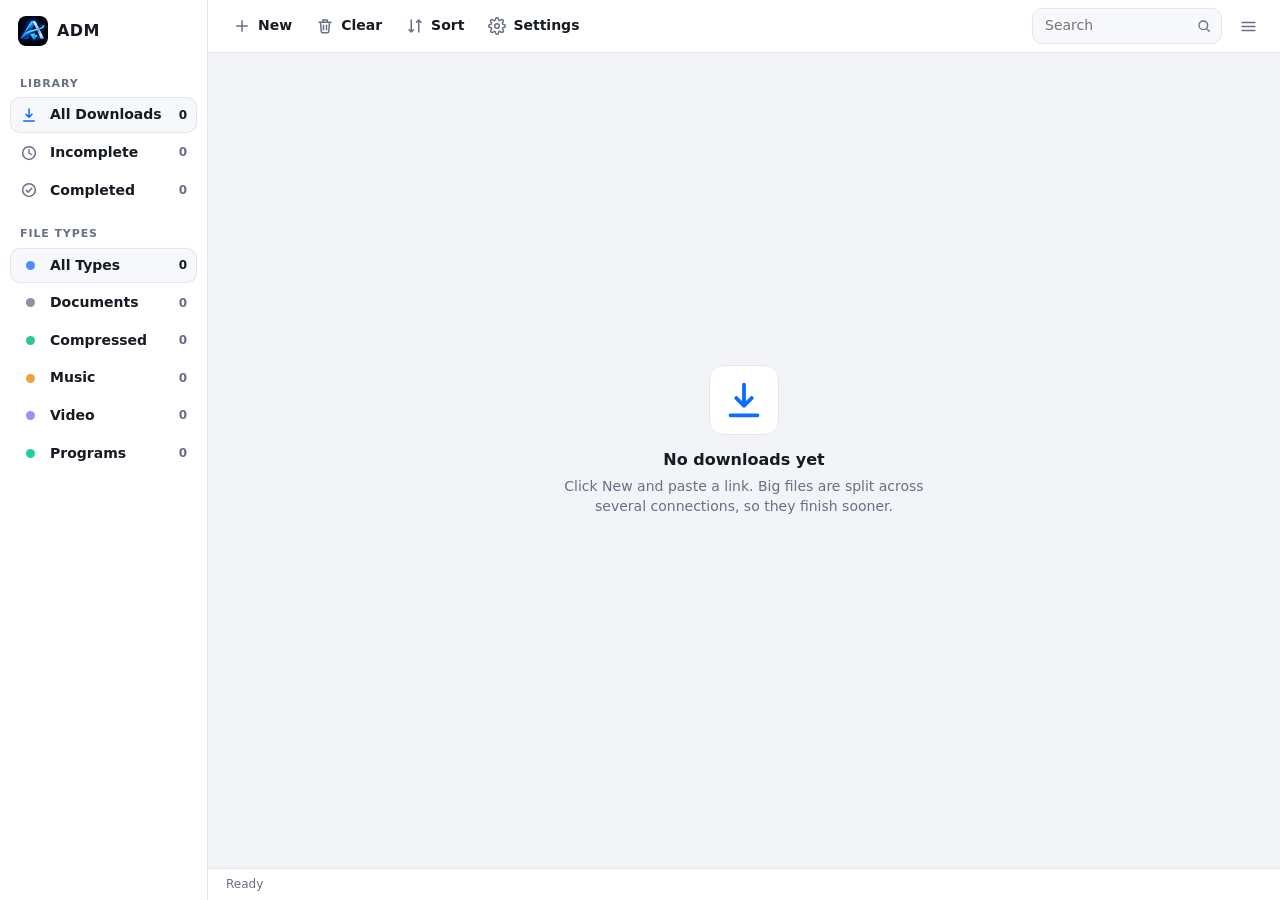
<file: ui/index.html>
<!doctype html>
<html lang="en">
<head>
<meta charset="utf-8">
<meta name="viewport" content="width=device-width, initial-scale=1">
<title>ADM</title>
<link rel="stylesheet" href="style.css">
</head>
<body>
<div class="app">
<aside class="side" aria-label="Downloads">
  <div class="brand"><img src="logo.png" width="30" height="30" alt=""><span>ADM</span></div>
  <nav id="lib" aria-label="Library">
    <h3>Library</h3>
    <button data-lib="all" class="on"><svg viewBox="0 0 24 24" aria-hidden="true"><path d="M12 4v11m0 0-4-4m4 4 4-4M5 20h14"/></svg><span>All Downloads</span><b>0</b></button>
    <button data-lib="incomplete"><svg viewBox="0 0 24 24" aria-hidden="true"><circle cx="12" cy="12" r="8.5"/><path d="M12 7.5V12l3 2"/></svg><span>Incomplete</span><b>0</b></button>
    <button data-lib="completed"><svg viewBox="0 0 24 24" aria-hidden="true"><circle cx="12" cy="12" r="8.5"/><path d="m8.5 12.3 2.5 2.5 4.5-5"/></svg><span>Completed</span><b>0</b></button>
  </nav>
  <nav id="types" aria-label="File types">
    <h3>File types</h3>
    <button data-type="all" class="on"><i class="dot" style="--c:#4c8dff"></i><span>All Types</span><b>0</b></button>
    <button data-type="doc"><i class="dot" style="--c:#8b93a7"></i><span>Documents</span><b>0</b></button>
    <button data-type="archive"><i class="dot" style="--c:#2fc78b"></i><span>Compressed</span><b>0</b></button>
    <button data-type="audio"><i class="dot" style="--c:#f2a03d"></i><span>Music</span><b>0</b></button>
    <button data-type="video"><i class="dot" style="--c:#a78bfa"></i><span>Video</span><b>0</b></button>
    <button data-type="app"><i class="dot" style="--c:#1fd1a0"></i><span>Programs</span><b>0</b></button>
    <button data-type="other" hidden><i class="dot" style="--c:#6b7388"></i><span>Other</span><b>0</b></button>
  </nav>
</aside>

<section class="content">
  <div class="toolbar" role="toolbar" aria-label="Actions">
    <button id="tb-new" class="tb" title="Add a link (Ctrl+N)"><svg viewBox="0 0 24 24" aria-hidden="true"><path d="M12 5v14M5 12h14"/></svg><span>New</span></button>
    <button id="tb-clear" class="tb" title="Remove finished downloads from the list (the files stay)"><svg viewBox="0 0 24 24" aria-hidden="true"><path d="M4 7h16M10 11v6M14 11v6M6 7l1 12a2 2 0 0 0 2 2h6a2 2 0 0 0 2-2l1-12M9 7V4h6v3"/></svg><span>Clear</span></button>
    <div class="menu-wrap">
      <button id="tb-sort" class="tb" aria-haspopup="menu" aria-expanded="false" title="Sort the list"><svg viewBox="0 0 24 24" aria-hidden="true"><path d="M7 4v16m0 0-3-3m3 3 3-3M17 20V4m0 0-3 3m3-3 3 3"/></svg><span>Sort</span></button>
      <div class="menu" id="sort-menu" role="menu" hidden></div>
    </div>
    <button id="open-settings" class="tb" title="Settings"><svg viewBox="0 0 24 24" aria-hidden="true"><circle cx="12" cy="12" r="3"/><path d="M19.4 15a1.7 1.7 0 0 0 .3 1.8l.1.1a2 2 0 1 1-2.8 2.8l-.1-.1a1.7 1.7 0 0 0-1.8-.3 1.7 1.7 0 0 0-1 1.5V21a2 2 0 1 1-4 0v-.1a1.7 1.7 0 0 0-1.1-1.5 1.7 1.7 0 0 0-1.8.3l-.1.1a2 2 0 1 1-2.8-2.8l.1-.1a1.7 1.7 0 0 0 .3-1.8 1.7 1.7 0 0 0-1.5-1H3a2 2 0 1 1 0-4h.1a1.7 1.7 0 0 0 1.5-1.1 1.7 1.7 0 0 0-.3-1.8l-.1-.1a2 2 0 1 1 2.8-2.8l.1.1a1.7 1.7 0 0 0 1.8.3H9a1.7 1.7 0 0 0 1-1.5V3a2 2 0 1 1 4 0v.1a1.7 1.7 0 0 0 1 1.5 1.7 1.7 0 0 0 1.8-.3l.1-.1a2 2 0 1 1 2.8 2.8l-.1.1a1.7 1.7 0 0 0-.3 1.8V9a1.7 1.7 0 0 0 1.5 1H21a2 2 0 1 1 0 4h-.1a1.7 1.7 0 0 0-1.5 1z"/></svg><span>Settings</span></button>
    <label class="search"><input id="q" type="search" placeholder="Search" spellcheck="false" autocomplete="off" aria-label="Search downloads"><svg viewBox="0 0 24 24" aria-hidden="true"><circle cx="11" cy="11" r="6.5"/><path d="m16 16 4 4"/></svg></label>
    <div class="menu-wrap">
      <button id="tb-more" class="icon" aria-haspopup="menu" aria-expanded="false" title="More" aria-label="More"><svg viewBox="0 0 24 24"><path d="M4 7h16M4 12h16M4 17h16"/></svg></button>
      <div class="menu right" id="more-menu" role="menu" hidden></div>
    </div>
  </div>

  <form id="add" autocomplete="off" hidden>
    <svg class="lead" viewBox="0 0 24 24" aria-hidden="true"><path d="M10 14a4 4 0 0 0 5.7 0l3-3a4 4 0 0 0-5.7-5.7l-1 1M14 10a4 4 0 0 0-5.7 0l-3 3a4 4 0 0 0 5.7 5.7l1-1"/></svg>
    <input id="url" type="text" placeholder="Paste a link to download (several links: separate them with spaces)" spellcheck="false">
    <button class="primary" type="submit">Download</button>
    <button class="icon" type="button" id="add-x" title="Close" aria-label="Close"><svg viewBox="0 0 24 24"><path d="M6 6l12 12M18 6 6 18"/></svg></button>
  </form>

  <main>
    <ul id="list"></ul>
    <div id="empty" class="empty">
      <svg viewBox="0 0 24 24" aria-hidden="true"><path d="M12 4v11m0 0-4-4m4 4 4-4M5 20h14"/></svg>
      <strong id="empty-title">No downloads yet</strong>
      <span id="empty-sub">Click New and paste a link. Big files are split across several connections, so they finish sooner.</span>
    </div>
  </main>

  <footer class="status">
    <span id="st-left">Ready</span>
    <span id="st-speed"></span>
  </footer>
</section>
</div>

<div id="toasts" role="status" aria-live="polite"></div>

<dialog id="newdl" aria-labelledby="nd-title">
  <div class="nd-head"><h2 id="nd-title">New download</h2><button type="button" id="nd-x" class="icon" title="Cancel" aria-label="Cancel"><svg viewBox="0 0 24 24"><path d="M6 6l12 12M18 6 6 18"/></svg></button></div>
  <div class="nd-body">
    <div class="nd-side"><div class="ftype" id="nd-icon"></div><div class="nd-size" id="nd-size">…</div></div>
    <div class="nd-fields">
      <label id="nd-file-row"><span>File</span><input id="nd-name" type="text" spellcheck="false"></label>
      <div class="nd-batch" id="nd-batch" hidden><ul id="nd-batch-list"></ul></div>
      <label id="nd-cat-row"><span>Category</span>
        <select id="nd-cat">
          <option value="">General</option><option>Video</option><option>Music</option><option>Documents</option><option>Compressed</option><option>Programs</option>
        </select>
      </label>
      <label><span>Save to</span>
        <div class="nd-path"><input id="nd-dir" type="text" spellcheck="false"><button type="button" id="nd-browse" class="icon" title="Browse…" aria-label="Browse for a folder"><svg viewBox="0 0 24 24"><path d="M3 7a2 2 0 0 1 2-2h4l2 2h8a2 2 0 0 1 2 2v8a2 2 0 0 1-2 2H5a2 2 0 0 1-2-2z"/></svg></button></div>
      </label>
      <div class="nd-free" id="nd-free"></div>
      <label class="nd-inline"><span>Connections</span><input id="nd-seg" type="number" min="1" max="32"></label>
      <button type="button" id="nd-block" class="linkbtn" hidden>Don't capture downloads from <b id="nd-site"></b></button>
    </div>
  </div>
  <p class="nd-note" id="nd-note" hidden></p>
  <div class="nd-foot"><span class="nd-more" id="nd-more"></span><button type="button" id="nd-cancel" class="ghost">Cancel</button><button type="button" id="nd-go" class="primary">Download</button></div>
</dialog>

<dialog id="settings">
  <form method="dialog">
    <h2>Settings</h2>
    <label>
      <span>Connections per download</span>
      <input id="s-conn" type="number" min="1" max="32">
      <small>More connections finish big files sooner, up to what the server allows. 8 is a good default.</small>
    </label>
    <label>
      <span>Downloads at the same time</span>
      <input id="s-simul" type="number" min="0" max="20">
      <small>The rest wait in the queue and start as others finish. 0 means no limit.</small>
    </label>
    <label>
      <span>Speed limit (KiB/s)</span>
      <input id="s-limit" type="number" min="0">
      <small>0 means no limit. Shared by all downloads.</small>
    </label>
    <label>
      <span>Download folder</span>
      <input id="s-dir" type="text" spellcheck="false">
    </label>
    <label class="check"><input id="s-ask" type="checkbox"><span>Ask before starting a download</span><small>Shows the “New download” window for links from the browser and the link box.</small></label>
    <label class="check"><input id="s-remember" type="checkbox"><span>Remember the folder I choose</span><small>New downloads start in the folder you used last time, instead of always in the download folder above.</small></label>
    <label class="check"><input id="s-sort" type="checkbox"><span>Sort into folders by file type</span><small>Video, Music, Documents, Compressed and Programs go into their own folders.</small></label>
    <label>
      <span>Browser downloads to take over</span>
      <textarea id="s-types" rows="3" spellcheck="false" placeholder="zip iso mp4 pdf …"></textarea>
      <small>File types the browser extension hands to ADM. Anything else stays in the browser.</small>
    </label>
    <label>
      <span>Also take over any file larger than (MB)</span>
      <input id="s-over" type="number" min="0">
      <small>Whatever its type. 0 turns this off.</small>
    </label>
    <label>
      <span>Don't capture downloads from these sites</span>
      <textarea id="s-blocked" rows="3" spellcheck="false" placeholder="one site per line, e.g. example.com"></textarea>
      <small>The browser extension leaves these sites' downloads to the browser.</small>
    </label>
    <menu>
      <button value="cancel" class="ghost">Cancel</button>
      <button value="save" class="primary">Save</button>
    </menu>
  </form>
</dialog>
<script src="app.js"></script>
</body>
</html>
</file>
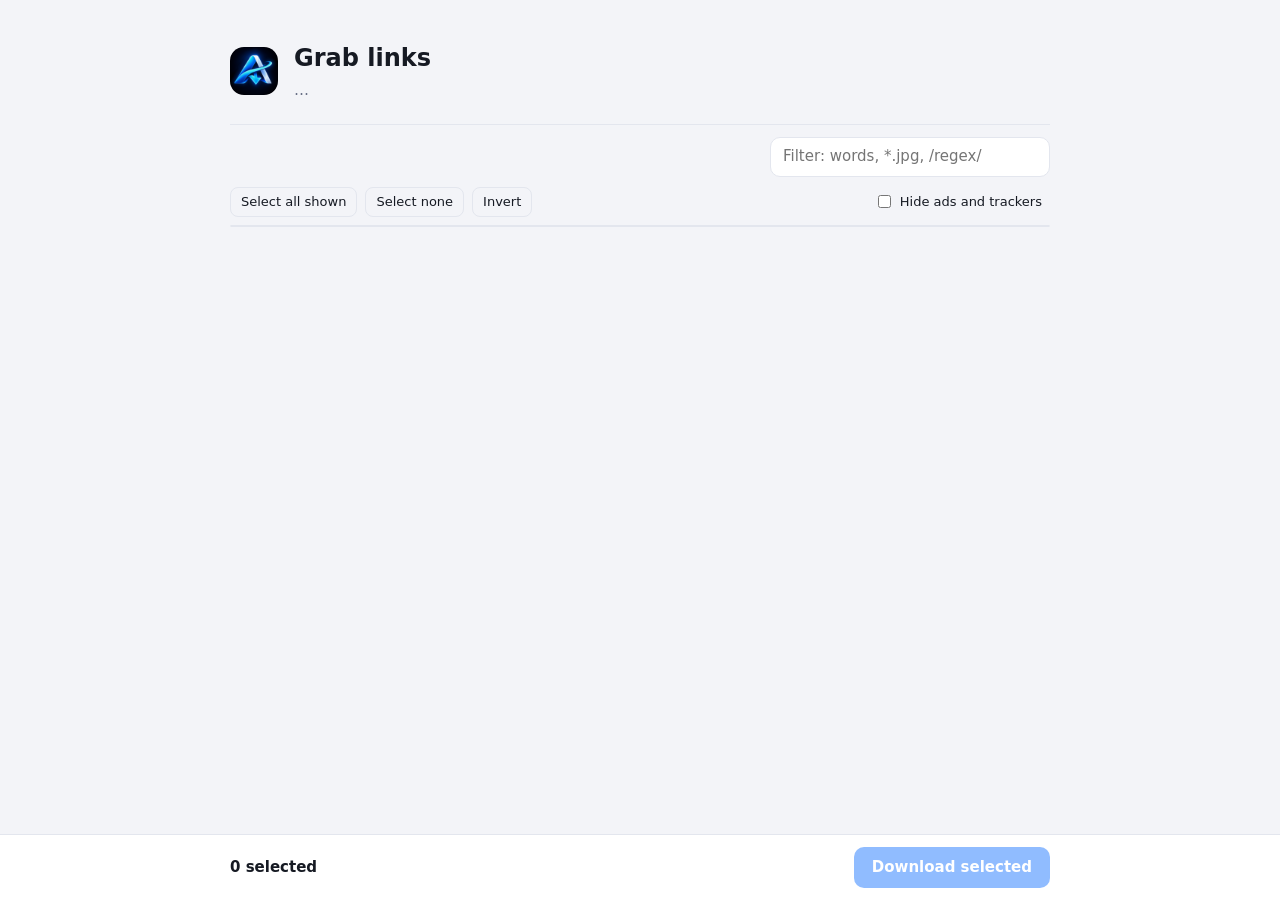
<file: extension/grab.html>
<!doctype html>
<html lang="en">
<head>
<meta charset="utf-8">
<meta name="viewport" content="width=device-width, initial-scale=1">
<title>Grab links - ADM</title>
<link rel="stylesheet" href="welcome.css">
<link rel="stylesheet" href="grab.css">
</head>
<body>
<main class="wide">
  <header><img src="icons/128.png" width="48" height="48" alt=""><div><h1>Grab links</h1><p id="source">…</p></div></header>
  <div class="scopes" id="scopes" role="tablist"></div>
  <div class="bar">
    <div id="chips" class="chips"></div>
    <input id="q" type="search" placeholder="Filter: words, *.jpg, /regex/" spellcheck="false" title="Words must all appear. Use * and ? for a pattern like *.jpg, or /regex/ for a regular expression.">
  </div>
  <div class="tools">
    <button id="all" type="button">Select all shown</button><button id="none" type="button">Select none</button><button id="invert" type="button">Invert</button>
    <label class="opt"><input id="noise" type="checkbox"> Hide ads and trackers</label>
    <span id="shown" class="muted"></span>
  </div>
  <ul id="links"></ul>
  <p id="empty" class="muted center" hidden>Nothing here.</p>
  <footer class="sticky"><span id="picked">0 selected</span><span id="result" class="muted"></span><button id="send" class="primary" type="button" disabled>Download selected</button></footer>
</main>
<script type="module" src="grab.js"></script>
</body>
</html>
</file>
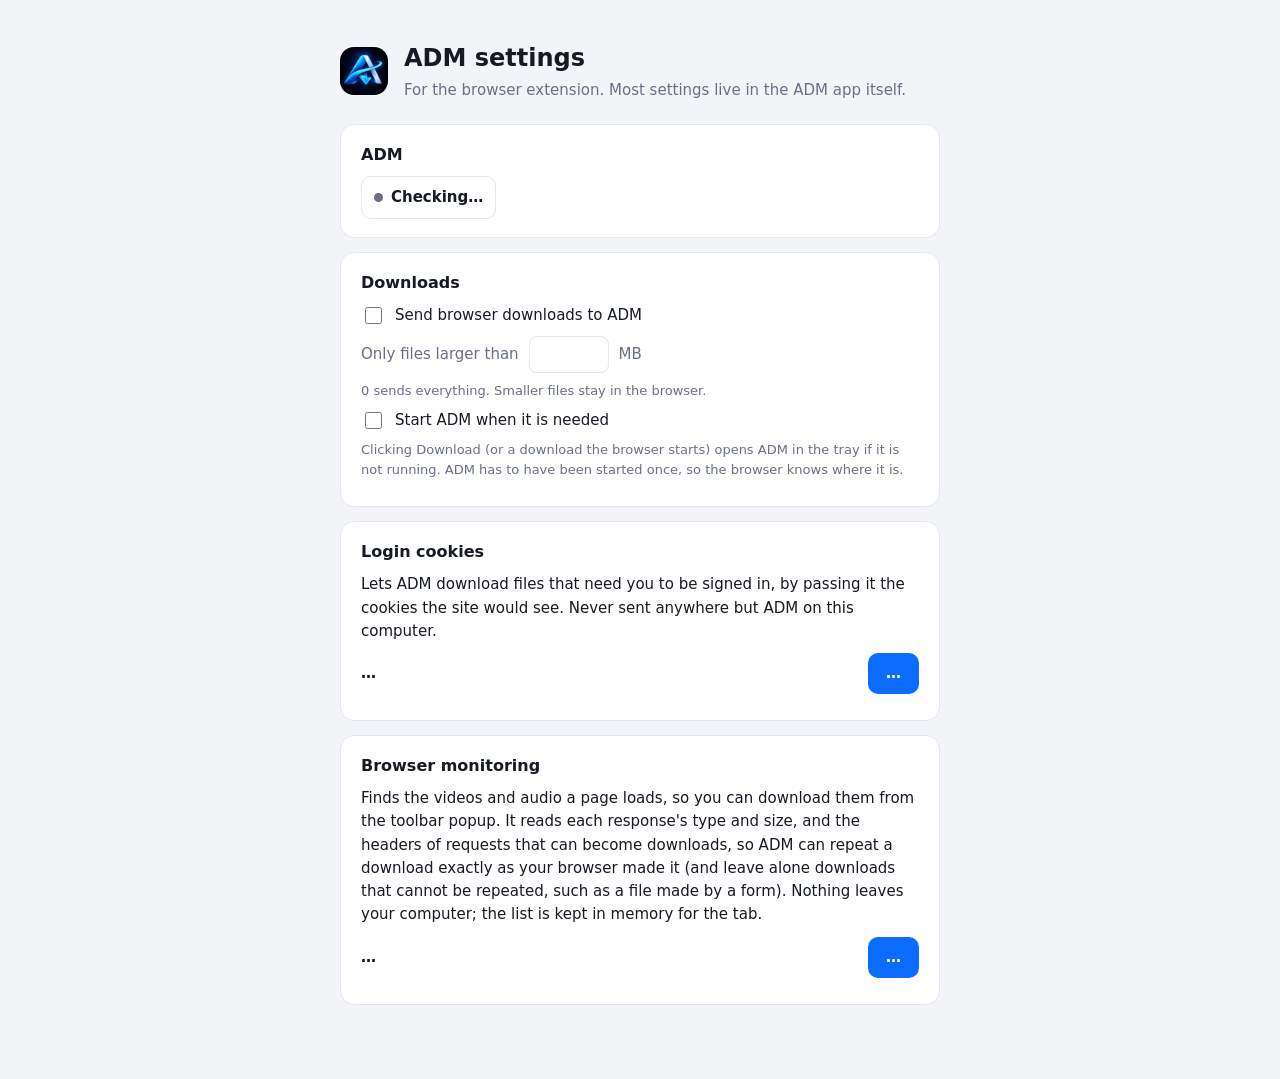
<file: extension/options.html>
<!doctype html>
<html lang="en">
<head>
<meta charset="utf-8">
<meta name="viewport" content="width=device-width, initial-scale=1">
<title>ADM settings</title>
<link rel="stylesheet" href="welcome.css">
</head>
<body>
<main>
  <header><img src="icons/128.png" width="48" height="48" alt=""><div><h1>ADM settings</h1><p>For the browser extension. Most settings live in the ADM app itself.</p></div></header>

  <section>
    <h2>ADM</h2>
    <div class="status" id="status"><i></i><span>Checking…</span></div>
  </section>

  <section>
    <h2>Downloads</h2>
    <label class="check"><input id="enabled" type="checkbox"><span>Send browser downloads to ADM</span></label>
    <label class="inline"><span>Only files larger than</span><input id="min" type="number" min="0" step="1"><span>MB</span></label>
    <p class="hint">0 sends everything. Smaller files stay in the browser.</p>
    <label class="check"><input id="autostart" type="checkbox"><span>Start ADM when it is needed</span></label>
    <p class="hint">Clicking Download (or a download the browser starts) opens ADM in the tray if it is not running. ADM has to have been started once, so the browser knows where it is.</p>
  </section>

  <section>
    <h2>Login cookies</h2>
    <p>Lets ADM download files that need you to be signed in, by passing it the cookies the site would see. Never sent anywhere but ADM on this computer.</p>
    <div class="line"><b id="cookies-state">…</b><button id="cookies-btn" type="button" class="primary">…</button></div>
    <p class="result" id="cookies-result" role="status"></p>
  </section>

  <section>
    <h2>Browser monitoring</h2>
    <p>Finds the videos and audio a page loads, so you can download them from the toolbar popup. It reads each response's type and size, and the headers of requests that can become downloads, so ADM can repeat a download exactly as your browser made it (and leave alone downloads that cannot be repeated, such as a file made by a form). Nothing leaves your computer; the list is kept in memory for the tab.</p>
    <div class="line"><b id="mon-state">…</b><button id="mon-btn" type="button" class="primary">…</button></div>
    <p class="result" id="mon-result" role="status"></p>
  </section>
</main>
<script type="module" src="options.js"></script>
</body>
</html>
</file>
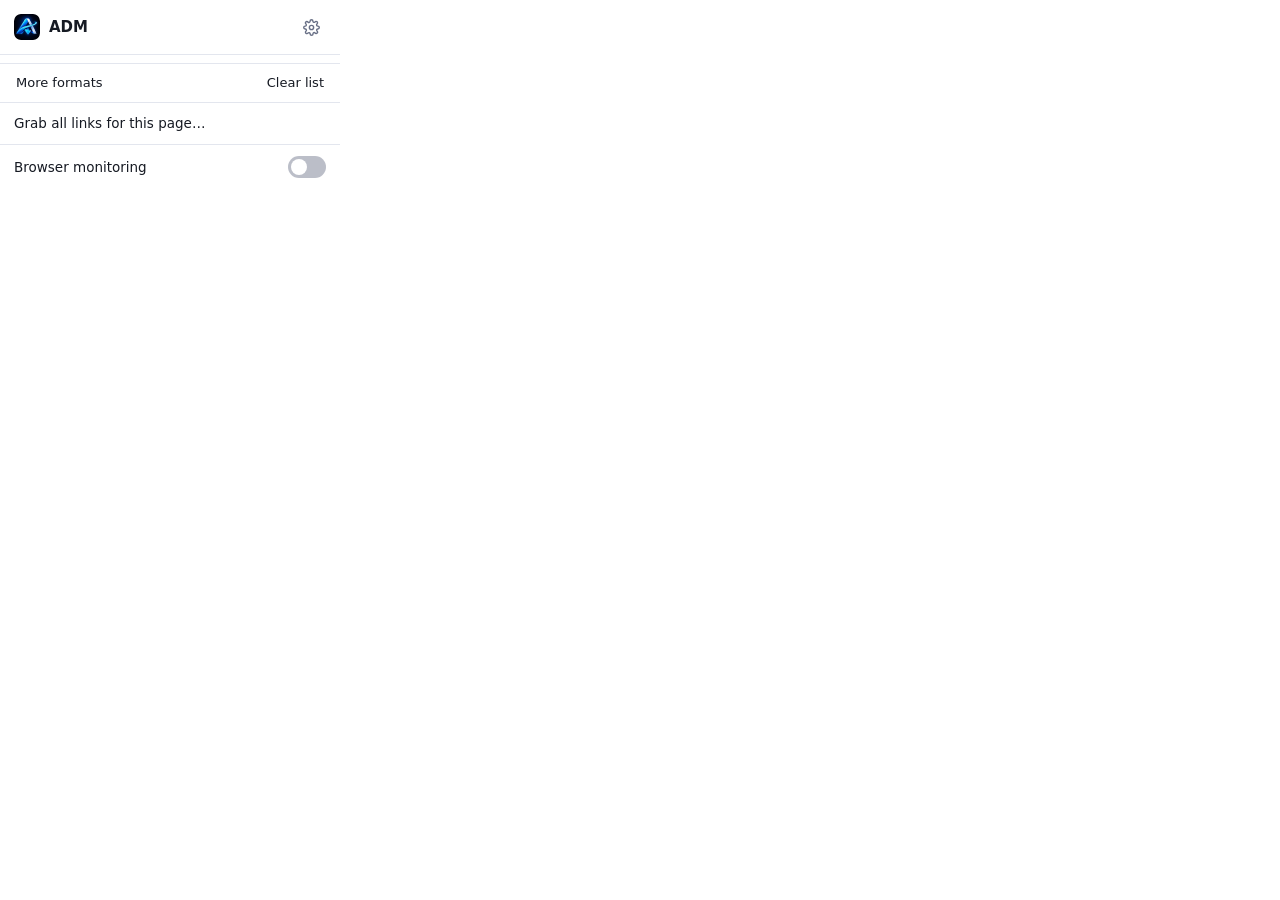
<file: extension/popup.html>
<!doctype html>
<html lang="en">
<head>
<meta charset="utf-8">
<title>ADM</title>
<link rel="stylesheet" href="popup.css">
</head>
<body>
<header>
  <img src="icons/48.png" width="26" height="26" alt=""><b>ADM</b>
  <span id="count" class="pill" hidden>0</span>
  <button id="gear" class="icon" type="button" title="Settings" aria-label="Settings"><svg viewBox="0 0 24 24"><circle cx="12" cy="12" r="3"/><path d="M19.4 15a1.7 1.7 0 0 0 .3 1.8l.1.1a2 2 0 1 1-2.8 2.8l-.1-.1a1.7 1.7 0 0 0-1.8-.3 1.7 1.7 0 0 0-1 1.5V21a2 2 0 1 1-4 0v-.1a1.7 1.7 0 0 0-1.1-1.5 1.7 1.7 0 0 0-1.8.3l-.1.1a2 2 0 1 1-2.8-2.8l.1-.1a1.7 1.7 0 0 0 .3-1.8 1.7 1.7 0 0 0-1.5-1H3a2 2 0 1 1 0-4h.1a1.7 1.7 0 0 0 1.5-1.1 1.7 1.7 0 0 0-.3-1.8l-.1-.1a2 2 0 1 1 2.8-2.8l.1.1a1.7 1.7 0 0 0 1.8.3H9a1.7 1.7 0 0 0 1-1.5V3a2 2 0 1 1 4 0v.1a1.7 1.7 0 0 0 1 1.5 1.7 1.7 0 0 0 1.8-.3l.1-.1a2 2 0 1 1 2.8 2.8l-.1.1a1.7 1.7 0 0 0-.3 1.8V9a1.7 1.7 0 0 0 1.5 1H21a2 2 0 1 1 0 4h-.1a1.7 1.7 0 0 0-1.5 1z"/></svg></button>
</header>
<div id="banner" class="banner" hidden></div>

<ul id="list"></ul>
<p id="empty" class="empty" hidden></p>
<div id="listfoot" class="listfoot" hidden>
  <button id="more" type="button">More formats</button>
  <button id="clear" type="button">Clear list</button>
</div>

<button id="grab" class="row" type="button">Grab all links for this page…</button>
<label class="row switchrow">
  <span>Browser monitoring</span>
  <input id="mon" type="checkbox" role="switch"><i class="sw" aria-hidden="true"></i>
</label>
<p id="note" class="note" hidden></p>
<script type="module" src="popup.js"></script>
</body>
</html>
</file>
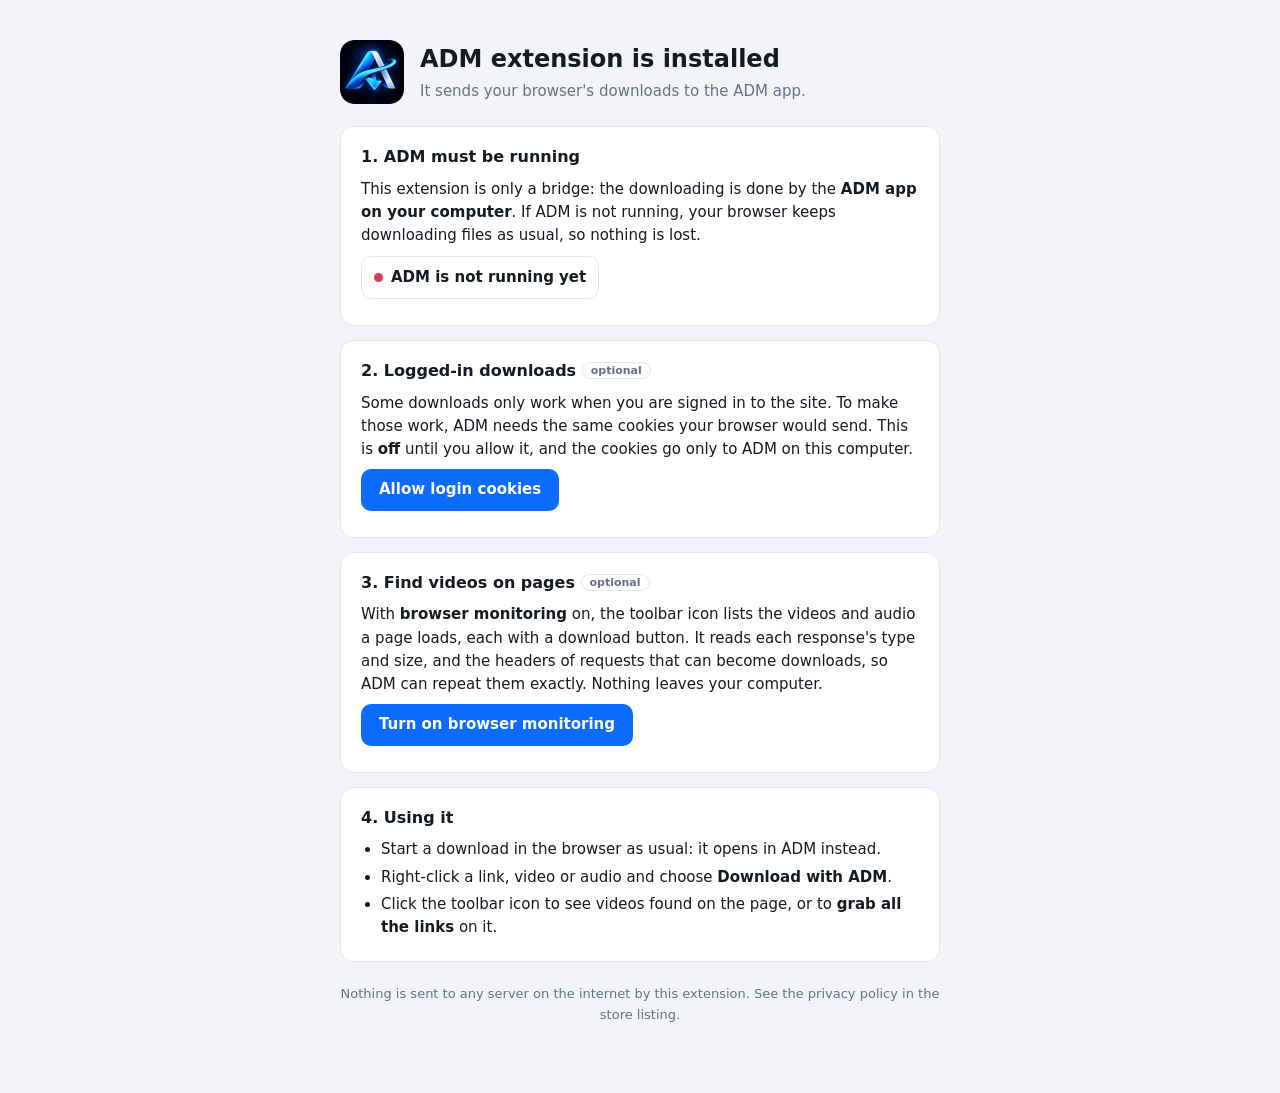
<file: extension/welcome.html>
<!doctype html>
<html lang="en">
<head>
<meta charset="utf-8">
<meta name="viewport" content="width=device-width, initial-scale=1">
<title>ADM extension</title>
<link rel="stylesheet" href="welcome.css">
</head>
<body>
<main>
  <header><img src="icons/128.png" width="64" height="64" alt=""><div><h1>ADM extension is installed</h1><p>It sends your browser's downloads to the ADM app.</p></div></header>

  <section>
    <h2>1. ADM must be running</h2>
    <p>This extension is only a bridge: the downloading is done by the <b>ADM app on your computer</b>. If ADM is not running, your browser keeps downloading files as usual, so nothing is lost.</p>
    <div class="status" id="status"><i></i><span>Checking…</span></div>
    <p><a id="home" hidden target="_blank" rel="noopener">Get ADM</a></p>
  </section>

  <section>
    <h2>2. Logged-in downloads <span class="tag">optional</span></h2>
    <p>Some downloads only work when you are signed in to the site. To make those work, ADM needs the same cookies your browser would send. This is <b>off</b> until you allow it, and the cookies go only to ADM on this computer.</p>
    <button id="allow" class="primary" type="button">Allow login cookies</button>
    <p class="result" id="result" role="status"></p>
  </section>

  <section id="monitoring">
    <h2>3. Find videos on pages <span class="tag">optional</span></h2>
    <p>With <b>browser monitoring</b> on, the toolbar icon lists the videos and audio a page loads, each with a download button. It reads each response's type and size, and the headers of requests that can become downloads, so ADM can repeat them exactly. Nothing leaves your computer.</p>
    <button id="allow-mon" class="primary" type="button">Turn on browser monitoring</button>
    <p class="result" id="mon-result" role="status"></p>
  </section>

  <section>
    <h2>4. Using it</h2>
    <ul>
      <li>Start a download in the browser as usual: it opens in ADM instead.</li>
      <li>Right-click a link, video or audio and choose <b>Download with ADM</b>.</li>
      <li>Click the toolbar icon to see videos found on the page, or to <b>grab all the links</b> on it.</li>
    </ul>
  </section>

  <p class="foot">Nothing is sent to any server on the internet by this extension. See the privacy policy in the store listing.</p>
</main>
<script type="module" src="welcome.js"></script>
</body>
</html>
</file>
<file: ui/style.css>
:root {
  --bg: #f3f4f8; --surface: #fff; --surface-2: #f7f8fb; --border: #e3e6ee; --text: #161a23; --muted: #697086;
  --accent: #0b6cff; --accent-fg: #fff; --ok: #14966a; --bad: #dc3f55; --track: #e4e8f1; --shadow: 0 1px 2px rgba(20,28,50,.05), 0 4px 14px rgba(20,28,50,.04);
  color-scheme: light dark;
}
@media (prefers-color-scheme: dark) {
  :root {
    --bg: #0e1117; --surface: #161a22; --surface-2: #1b202a; --border: #262c38; --text: #e9ecf3; --muted: #8b93a7;
    --ok: #34c98b; --bad: #f06a7d; --track: #252b37; --shadow: 0 1px 2px rgba(0,0,0,.3);
  }
}
* { box-sizing: border-box; }
html, body { height: 100%; margin: 0; }
body {
  background: var(--bg); color: var(--text);
  font: 14px/1.4 system-ui, -apple-system, "Segoe UI", Roboto, sans-serif; -webkit-font-smoothing: antialiased;
  user-select: none;
}
input { user-select: text; }
svg { fill: none; stroke: currentColor; stroke-width: 2; stroke-linecap: round; stroke-linejoin: round; }

/* layout: sidebar | (toolbar, link box, list, status bar) */
.app { display: flex; height: 100%; }
.side { flex: none; width: 208px; display: flex; flex-direction: column; gap: 6px; padding: 14px 10px; background: var(--surface); border-right: 1px solid var(--border); overflow-y: auto; }
.brand { display: flex; align-items: center; gap: 9px; padding: 2px 8px 12px; font-weight: 800; letter-spacing: .4px; font-size: 16px; }
.brand img { display: block; border-radius: 8px; }
.side h3 { margin: 12px 10px 4px; font-size: 11px; font-weight: 700; letter-spacing: .9px; text-transform: uppercase; color: var(--muted); }
.side nav { display: grid; gap: 2px; }
.side nav button { display: grid; grid-template-columns: 20px 1fr auto; align-items: center; gap: 10px; width: 100%; padding: 8px 10px; border: 0; border-radius: 10px; background: transparent; color: var(--text); text-align: left; font-weight: 550; }
.side nav button:hover { background: var(--surface-2); }
.side nav button.on { background: var(--surface-2); box-shadow: inset 0 0 0 1px var(--border); }
.side nav button svg { width: 18px; height: 18px; color: var(--muted); }
.side nav button.on svg { color: var(--accent); }
.side nav button b { font-weight: 600; font-size: 12px; color: var(--muted); font-variant-numeric: tabular-nums; }
.side nav button.on b { color: var(--text); }
.side .dot { width: 9px; height: 9px; margin: 0 auto; border-radius: 50%; background: var(--c); }
.content { flex: 1; min-width: 0; display: flex; flex-direction: column; }

/* toolbar */
.toolbar { display: flex; align-items: center; gap: 2px; padding: 8px 14px; background: var(--surface); border-bottom: 1px solid var(--border); }
button.tb { display: inline-flex; align-items: center; gap: 7px; padding: 7px 11px; border: 0; border-radius: 9px; background: transparent; color: var(--text); font-weight: 550; }
button.tb svg { width: 18px; height: 18px; color: var(--muted); }
button.tb:hover { background: var(--surface-2); }
button.tb:hover svg, button.tb[aria-expanded=true] svg { color: var(--accent); }
button.tb[aria-expanded=true] { background: var(--surface-2); }
button.tb.armed { background: var(--bad); color: #fff; } button.tb.armed svg { color: #fff; }
.search { margin-left: auto; position: relative; display: block; }
.search input { width: 190px; padding: 7px 34px 7px 12px; border: 1px solid var(--border); border-radius: 10px; background: var(--surface-2); color: var(--text); font: inherit; }
.search input:focus { outline: 2px solid var(--accent); outline-offset: -1px; }
.search input::-webkit-search-cancel-button { display: none; }
.search svg { position: absolute; right: 10px; top: 50%; width: 16px; height: 16px; margin-top: -8px; color: var(--muted); pointer-events: none; }
.toolbar .icon { margin-left: 6px; }
.menu-wrap { position: relative; }
.menu { position: absolute; z-index: 20; top: calc(100% + 6px); left: 0; min-width: 210px; padding: 5px; display: grid; gap: 1px; background: var(--surface); border: 1px solid var(--border); border-radius: 12px; box-shadow: 0 12px 32px rgba(0,0,0,.28); }
.menu.right { left: auto; right: 0; }
.menu button { display: flex; align-items: center; gap: 9px; width: 100%; padding: 8px 10px; border: 0; border-radius: 8px; background: transparent; text-align: left; }
.menu button:hover { background: var(--surface-2); }
.menu button.on::before { content: ""; width: 7px; height: 7px; border-radius: 50%; background: var(--accent); margin-right: -1px; }
.menu button:not(.on)::before { content: ""; width: 7px; margin-right: -1px; }
.menu hr { border: 0; border-top: 1px solid var(--border); margin: 4px 2px; }

/* the link box, opened by New */
#add { display: flex; align-items: center; gap: 8px; margin: 12px 18px 0; padding: 4px 4px 4px 12px; background: var(--surface); border: 1px solid var(--border); border-radius: 12px; transition: border-color .15s, box-shadow .15s; }
#add:focus-within { border-color: var(--accent); box-shadow: 0 0 0 3px color-mix(in srgb, var(--accent) 22%, transparent); }
#add .lead { width: 18px; height: 18px; color: var(--muted); flex: none; }
#add input { flex: 1; min-width: 0; border: 0; outline: 0; background: transparent; color: var(--text); font: inherit; padding: 7px 0; }
#add input::placeholder { color: var(--muted); }
button { font: inherit; color: var(--text); cursor: pointer; }
button.primary { border: 0; border-radius: 9px; padding: 8px 16px; background: var(--accent); color: var(--accent-fg); font-weight: 650; }
button.primary:hover { filter: brightness(1.07); }
button.primary:active { transform: translateY(1px); }
button.ghost { background: transparent; border: 1px solid var(--border); border-radius: 9px; padding: 8px 14px; }
button.ghost:hover { background: var(--surface-2); }
button.icon { width: 36px; height: 36px; display: grid; place-items: center; border-radius: 10px; border: 0; background: transparent; color: var(--muted); flex: none; }
button.icon:hover { background: var(--surface-2); color: var(--text); }
button.icon svg { width: 19px; height: 19px; }
:focus-visible { outline: 2px solid var(--accent); outline-offset: 2px; }

/* list */
main { flex: 1; overflow-y: auto; padding: 12px 18px 16px; position: relative; }
ul { list-style: none; margin: 0; padding: 0; display: grid; gap: 10px; }
li[hidden] { display: none; }

li {
  display: grid; grid-template-columns: 44px 1fr auto auto; grid-template-rows: auto auto; gap: 2px 14px; align-items: center;
  padding: 13px 14px 12px; background: var(--surface); border: 1px solid var(--border); border-radius: 14px; box-shadow: var(--shadow);
  animation: in .22s ease-out;
}
@keyframes in { from { opacity: 0; transform: translateY(-4px); } }
@media (prefers-reduced-motion: reduce) { li { animation: none; } }

.ftype {
  grid-row: 1 / 2; width: 44px; height: 44px; border-radius: 12px; display: grid; place-items: center;
  background: color-mix(in srgb, var(--accent) 12%, var(--surface)); color: var(--accent);
}
.ftype svg { width: 22px; height: 22px; stroke-width: 1.8; }

.main { min-width: 0; }
.name { font-weight: 650; overflow: hidden; text-overflow: ellipsis; white-space: nowrap; }
.meta { color: var(--muted); font-size: 12.5px; font-variant-numeric: tabular-nums; overflow: hidden; text-overflow: ellipsis; white-space: nowrap; }
.meta i { font-style: normal; opacity: .5; margin: 0 6px; }
li[data-status=failed] .meta { color: var(--bad); }
li[data-status=completed] .meta { color: var(--ok); }

.pct { font-size: 18px; font-weight: 700; font-variant-numeric: tabular-nums; min-width: 52px; text-align: right; }
li[data-status=queued] .pct, li[data-status=paused] .pct, li[data-status=failed] .pct { color: var(--muted); }
li[data-status=completed] .pct { color: var(--ok); display: grid; place-items: center; }
li[data-status=completed] .pct svg { width: 22px; height: 22px; }

.actions { display: flex; gap: 2px; }
.actions button { width: 32px; height: 32px; display: grid; place-items: center; border: 0; border-radius: 9px; background: transparent; color: var(--muted); }
.actions button:hover { background: var(--surface-2); color: var(--text); }
.actions button svg { width: 17px; height: 17px; }
.actions.confirm { gap: 6px; }
.actions button.txt { width: auto; height: 32px; padding: 0 12px; font-size: 12.5px; font-weight: 600; white-space: nowrap; background: var(--surface-2); color: var(--text); border: 1px solid var(--border); }
.actions button.txt:hover { border-color: var(--accent); }
.actions button.txt.danger { background: var(--bad); color: #fff; border-color: var(--bad); }
.actions button.txt.danger:hover { filter: brightness(1.08); }

/* progress bar: a plain fill, or one block per connection while downloading */
.bar { grid-column: 1 / -1; position: relative; height: 7px; margin-top: 10px; background: var(--track); border-radius: 99px; overflow: hidden; }
.fill { height: 100%; width: 0; background: var(--accent); border-radius: 99px; transition: width .35s ease; }
li[data-status=completed] .fill { background: var(--ok); }
li[data-status=failed] .fill { background: var(--bad); }
li[data-status=queued] .fill, li[data-status=paused] .fill { background: color-mix(in srgb, var(--accent) 50%, var(--muted)); }
.segs { position: absolute; inset: 0; display: none; }
li.segmode .fill { display: none; }
li.segmode .segs { display: block; }
.seg { position: absolute; top: 0; bottom: 0; border-right: 2px solid var(--surface); background: var(--track); }
.seg i { display: block; height: 100%; background: var(--accent); transition: width .35s ease; }

/* empty state */
.empty { position: absolute; inset: 0; display: grid; align-content: center; justify-items: center; gap: 6px; text-align: center; color: var(--muted); padding: 0 24px 40px; pointer-events: none; }
.empty svg { width: 46px; height: 46px; padding: 11px; border-radius: 14px; background: var(--surface); border: 1px solid var(--border); color: var(--accent); margin-bottom: 8px; box-sizing: content-box; }
.empty strong { color: var(--text); font-size: 16px; }
.empty span { max-width: 380px; }
.empty[hidden] { display: none; }

/* a narrow window keeps the sidebar as icons */
@media (max-width: 760px) {
  .side { width: 58px; padding: 12px 6px; }
  .side .brand span, .side h3, .side nav button span, .side nav button b { display: none; }
  .side nav button { grid-template-columns: 1fr; justify-items: center; padding: 10px 0; }
  .brand { justify-content: center; padding: 2px 0 10px; }
  button.tb span { display: none; }
  .search input { width: 130px; }
}

/* status bar */
.status { display: flex; justify-content: space-between; padding: 7px 18px; font-size: 12px; color: var(--muted); background: var(--surface); border-top: 1px solid var(--border); font-variant-numeric: tabular-nums; }
#st-speed { color: var(--text); font-weight: 600; }

/* toasts */
#toasts { position: fixed; left: 0; right: 0; bottom: 44px; display: grid; justify-items: center; gap: 8px; pointer-events: none; }
.toast { pointer-events: auto; max-width: min(520px, 92vw); padding: 10px 16px; border-radius: 11px; background: var(--text); color: var(--bg); box-shadow: 0 8px 24px rgba(0,0,0,.25); animation: in .2s ease-out; }
.toast.bad { background: var(--bad); color: #fff; }

/* settings dialog */
dialog { width: min(440px, 92vw); padding: 22px; border: 1px solid var(--border); border-radius: 16px; background: var(--surface); color: var(--text); box-shadow: 0 24px 60px rgba(0,0,0,.35); }
dialog::backdrop { background: rgba(8,10,16,.55); }
dialog h2 { margin: 0 0 16px; font-size: 18px; }
dialog label { display: grid; gap: 5px; margin-bottom: 15px; }
dialog label span { font-weight: 600; }
dialog label small { color: var(--muted); font-size: 12px; }
dialog input { width: 100%; padding: 9px 11px; border: 1px solid var(--border); border-radius: 10px; background: var(--surface-2); color: var(--text); font: inherit; }
dialog input:focus { outline: 2px solid var(--accent); outline-offset: -1px; }
menu { display: flex; justify-content: flex-end; gap: 8px; margin: 6px 0 0; padding: 0; }

/* settings: checkbox rows and the sites box */
dialog label.check { grid-template-columns: auto 1fr; align-items: center; column-gap: 10px; }
dialog label.check input { width: 17px; height: 17px; accent-color: var(--accent); padding: 0; }
dialog label.check small { grid-column: 2; }
dialog textarea { width: 100%; padding: 9px 11px; border: 1px solid var(--border); border-radius: 10px; background: var(--surface-2); color: var(--text); font: inherit; resize: vertical; user-select: text; }
dialog textarea:focus { outline: 2px solid var(--accent); outline-offset: -1px; }

/* new download */
#newdl { width: min(580px, 94vw); }
.nd-head { display: flex; justify-content: space-between; align-items: center; margin-bottom: 14px; }
.nd-head h2 { margin: 0; }
.nd-body { display: grid; grid-template-columns: 84px 1fr; gap: 18px; }
.nd-side { display: grid; justify-items: center; align-content: start; gap: 8px; padding-top: 22px; }
.nd-side .ftype { width: 56px; height: 56px; border-radius: 15px; }
.nd-side .ftype svg { width: 28px; height: 28px; }
.nd-size { font-weight: 650; font-variant-numeric: tabular-nums; text-align: center; }
.nd-fields { display: grid; gap: 12px; min-width: 0; }
.nd-fields label { display: grid; grid-template-columns: 84px 1fr; align-items: center; gap: 10px; margin: 0; }
.nd-fields label > span { color: var(--muted); font-weight: 500; }
.nd-fields input, .nd-fields select { width: 100%; min-width: 0; padding: 9px 11px; border: 1px solid var(--border); border-radius: 10px; background: var(--surface-2); color: var(--text); font: inherit; }
.nd-fields select { appearance: none; padding-right: 30px; background-image: url("data:image/svg+xml,%3Csvg xmlns='http://www.w3.org/2000/svg' viewBox='0 0 24 24' fill='none' stroke='%238b93a7' stroke-width='2.4' stroke-linecap='round' stroke-linejoin='round'%3E%3Cpath d='m6 9 6 6 6-6'/%3E%3C/svg%3E"); background-repeat: no-repeat; background-position: right 9px center; background-size: 16px; }
.nd-path { display: flex; gap: 6px; }
.nd-path button.icon { border: 1px solid var(--border); background: var(--surface-2); color: var(--muted); }
.nd-free { padding-left: 94px; margin-top: -4px; font-size: 12.5px; color: var(--muted); }
.nd-free.bad { color: var(--bad); font-weight: 600; }
.nd-inline input { width: 84px; }
.nd-fields label.nd-inline { grid-template-columns: 84px auto; }
.linkbtn { justify-self: start; margin-left: 94px; padding: 0; border: 0; background: none; color: var(--accent); font: inherit; font-size: 13px; cursor: pointer; }
.linkbtn:hover { text-decoration: underline; }
.linkbtn b { font-weight: 650; }
.nd-note { margin: 12px 0 0; padding: 8px 12px; border-radius: 10px; background: var(--surface-2); color: var(--muted); font-size: 12.5px; }
.nd-foot { display: flex; align-items: center; gap: 10px; margin-top: 18px; padding-top: 14px; border-top: 1px solid var(--border); }
.nd-more { margin-right: auto; font-size: 12.5px; color: var(--muted); }

/* a group of links in the new-download window */
.nd-batch { max-height: 150px; overflow-y: auto; border: 1px solid var(--border); border-radius: 10px; background: var(--surface-2); }
.nd-batch ul { display: block; margin: 0; padding: 4px 0; list-style: none; }
.nd-batch li { display: flex; justify-content: space-between; gap: 12px; padding: 4px 12px; border: 0; border-radius: 0; background: none; box-shadow: none; animation: none; font-size: 13px; }
.nd-batch li span:first-child { overflow: hidden; text-overflow: ellipsis; white-space: nowrap; }
.nd-batch li span:last-child { color: var(--muted); flex: none; font-variant-numeric: tabular-nums; }
.nd-fields.is-batch { gap: 10px; }

/* A class that sets `display` would otherwise beat the HTML `hidden` attribute. */
[hidden] { display: none !important; }
/* A tall dialog scrolls instead of running off a small window. */
#newdl { max-height: calc(100vh - 24px); overflow-y: auto; }
</file>
<file: extension/welcome.css>
:root { --bg: #f3f4f8; --card: #fff; --text: #161a23; --muted: #697086; --line: #e3e6ee; --accent: #0b6cff; --ok: #14966a; --bad: #dc3f55; color-scheme: light dark; }
@media (prefers-color-scheme: dark) { :root { --bg: #0e1117; --card: #161a22; --text: #e9ecf3; --muted: #8b93a7; --line: #262c38; --ok: #34c98b; --bad: #f06a7d; } }
* { box-sizing: border-box; }
body { margin: 0; background: var(--bg); color: var(--text); font: 15px/1.55 system-ui, sans-serif; }
main { max-width: 640px; margin: 0 auto; padding: 40px 20px 60px; }
header { display: flex; gap: 16px; align-items: center; margin-bottom: 22px; }
header img { border-radius: 14px; }
h1 { margin: 0; font-size: 24px; } header p { margin: 2px 0 0; color: var(--muted); }
section { background: var(--card); border: 1px solid var(--line); border-radius: 14px; padding: 18px 20px; margin-bottom: 14px; }
h2 { margin: 0 0 8px; font-size: 16px; }
.tag { font-size: 11px; font-weight: 600; color: var(--muted); border: 1px solid var(--line); border-radius: 99px; padding: 1px 8px; vertical-align: 2px; }
p { margin: 8px 0; } ul { margin: 6px 0 0; padding-left: 20px; } li { margin: 4px 0; }
.status { display: flex; align-items: center; gap: 8px; padding: 9px 12px; border: 1px solid var(--line); border-radius: 10px; font-weight: 600; width: fit-content; }
.status i { width: 9px; height: 9px; border-radius: 50%; background: var(--muted); }
.status.ok i { background: var(--ok); } .status.off i { background: var(--bad); }
button.primary { font: inherit; font-weight: 650; border: 0; border-radius: 10px; padding: 9px 18px; background: var(--accent); color: #fff; cursor: pointer; }
button.primary:hover { filter: brightness(1.07); }
.result { color: var(--muted); font-size: 13.5px; } .result.ok { color: var(--ok); font-weight: 600; }
a { color: var(--accent); } .foot { color: var(--muted); font-size: 13px; text-align: center; margin-top: 22px; }

label.check { display: flex; align-items: center; gap: 10px; margin: 6px 0; } label.check input { width: 17px; height: 17px; accent-color: var(--accent); }
label.inline { display: flex; align-items: center; gap: 10px; margin: 8px 0 0; color: var(--muted); }
label.inline input { width: 80px; padding: 6px 8px; border: 1px solid var(--line); border-radius: 8px; background: transparent; color: var(--text); font: inherit; }
.hint { color: var(--muted); font-size: 13px; }
.line { display: flex; align-items: center; justify-content: space-between; gap: 12px; margin: 10px 0 0; }
</file>
<file: extension/grab.css>
main.wide { max-width: 860px; padding-bottom: 90px; }
.bar { display: flex; gap: 12px; align-items: center; flex-wrap: wrap; margin-bottom: 10px; }
.chips { display: flex; gap: 6px; flex-wrap: wrap; flex: 1; }
.chips button { font: inherit; font-size: 13px; padding: 5px 12px; border: 1px solid var(--line); border-radius: 99px; background: var(--card); color: var(--text); cursor: pointer; }
.chips button b { margin-left: 6px; color: var(--muted); font-weight: 600; font-variant-numeric: tabular-nums; }
.chips button.on { background: var(--accent); border-color: var(--accent); color: #fff; } .chips button.on b { color: #fff; opacity: .85; }
input[type=search] { font: inherit; padding: 7px 12px; width: 280px; border: 1px solid var(--line); border-radius: 10px; background: var(--card); color: var(--text); }
input[type=search]:focus { outline: 2px solid var(--accent); outline-offset: -1px; }
.tools { display: flex; gap: 8px; align-items: center; margin-bottom: 8px; }
.tools button { font: inherit; font-size: 13px; padding: 4px 10px; border: 1px solid var(--line); border-radius: 8px; background: none; color: var(--text); cursor: pointer; }
.tools button:hover { border-color: var(--accent); }
.muted { color: var(--muted); font-size: 13px; } .center { text-align: center; padding: 30px 0; }
ul#links { list-style: none; margin: 0; padding: 0; background: var(--card); border: 1px solid var(--line); border-radius: 12px; overflow: hidden; }
ul#links li { display: grid; grid-template-columns: 24px minmax(0, 1fr) auto; gap: 12px; align-items: center; padding: 9px 14px; border-top: 1px solid var(--line); cursor: pointer; }
ul#links li:first-child { border-top: 0; } ul#links li:hover { background: color-mix(in srgb, var(--accent) 6%, var(--card)); }
li input { width: 17px; height: 17px; accent-color: var(--accent); }
li .name { font-weight: 600; font-size: 14px; overflow: hidden; text-overflow: ellipsis; white-space: nowrap; }
li .addr { color: var(--muted); font-size: 12px; overflow: hidden; text-overflow: ellipsis; white-space: nowrap; }
li .tag { padding: 1px 8px; border-radius: 6px; background: color-mix(in srgb, var(--muted) 16%, transparent); font-size: 11.5px; font-weight: 700; letter-spacing: .3px; text-transform: uppercase; }
footer.sticky { position: fixed; left: 0; right: 0; bottom: 0; display: flex; align-items: center; gap: 14px; justify-content: space-between; padding: 12px max(20px, calc(50% - 410px)); background: var(--card); border-top: 1px solid var(--line); }
footer.sticky #picked { font-weight: 650; } footer.sticky .muted { margin-right: auto; }
button.primary:disabled { opacity: .45; cursor: default; filter: none; }
.scopes { display: flex; gap: 4px; margin-bottom: 12px; border-bottom: 1px solid var(--line); }
.scopes button { font: inherit; font-size: 14px; font-weight: 600; padding: 8px 14px; border: 0; border-bottom: 2px solid transparent; background: none; color: var(--muted); cursor: pointer; margin-bottom: -1px; }
.scopes button.on { color: var(--accent); border-bottom-color: var(--accent); } .scopes b { margin-left: 6px; font-weight: 600; font-variant-numeric: tabular-nums; }
.tools .opt { margin-left: auto; font-size: 13px; display: inline-flex; gap: 6px; align-items: center; cursor: pointer; }
.tools .opt input { accent-color: var(--accent); }
</file>
<file: extension/popup.css>
:root { --bg: #fff; --text: #161a23; --muted: #697086; --line: #e3e6ee; --hover: #f3f5f9; --accent: #0b6cff; --ok: #14966a; --bad: #dc3f55; color-scheme: light dark; }
@media (prefers-color-scheme: dark) { :root { --bg: #161a22; --text: #e9ecf3; --muted: #8b93a7; --line: #262c38; --hover: #1d222c; --ok: #34c98b; --bad: #f06a7d; } }
* { box-sizing: border-box; }
body { width: 340px; margin: 0; background: var(--bg); color: var(--text); font: 13.5px/1.4 system-ui, sans-serif; }
svg { fill: none; stroke: currentColor; stroke-width: 2; stroke-linecap: round; stroke-linejoin: round; }
button { font: inherit; color: inherit; cursor: pointer; }
header { display: flex; align-items: center; gap: 9px; padding: 12px 14px; font-size: 15px; border-bottom: 1px solid var(--line); }
header img { border-radius: 7px; }
.pill { margin-left: auto; min-width: 24px; padding: 1px 8px; border-radius: 99px; background: var(--accent); color: #fff; font-size: 12px; font-weight: 700; text-align: center; }
.icon { margin-left: 0; width: 30px; height: 30px; display: grid; place-items: center; border: 0; border-radius: 8px; background: none; color: var(--muted); }
.pill:not([hidden]) + .icon { margin-left: 0; } .pill[hidden] + .icon { margin-left: auto; }
.icon:hover { background: var(--hover); color: var(--text); } .icon svg { width: 17px; height: 17px; }
.banner { padding: 8px 14px; background: color-mix(in srgb, var(--bad) 12%, transparent); color: var(--bad); font-size: 12.5px; font-weight: 600; }

ul { list-style: none; margin: 0; padding: 4px 0; max-height: 292px; overflow-y: auto; }
li { display: grid; grid-template-columns: 36px 1fr 30px; gap: 11px; align-items: center; padding: 8px 14px; }
li:hover { background: var(--hover); }
.ico { width: 36px; height: 36px; display: grid; place-items: center; border-radius: 9px; background: color-mix(in srgb, var(--accent) 12%, var(--bg)); color: var(--accent); }
.ico svg { width: 18px; height: 18px; }
.title { display: -webkit-box; -webkit-line-clamp: 2; -webkit-box-orient: vertical; overflow: hidden; font-weight: 600; font-size: 13px; line-height: 1.3; word-break: break-word; }
.sub { display: flex; align-items: center; gap: 7px; margin-top: 3px; color: var(--muted); font-size: 12px; font-variant-numeric: tabular-nums; }
.tag { padding: 0 6px; border-radius: 5px; background: color-mix(in srgb, var(--muted) 18%, transparent); font-weight: 700; font-size: 11px; letter-spacing: .3px; }
.dl { width: 30px; height: 30px; display: grid; place-items: center; border: 0; border-radius: 8px; background: none; color: var(--muted); }
.dl:hover:not(:disabled) { background: var(--accent); color: #fff; } .dl:disabled { opacity: .4; cursor: default; }
.dl.done { color: var(--ok); } .dl svg { width: 17px; height: 17px; }
.empty { margin: 0; padding: 22px 18px; color: var(--muted); text-align: center; font-size: 13px; }
.listfoot { display: flex; justify-content: space-between; padding: 2px 8px; border-top: 1px solid var(--line); }
.listfoot button { padding: 8px 8px; border: 0; background: none; color: var(--text); font-size: 13px; border-radius: 7px; }
.listfoot button:hover { background: var(--hover); }
.row { display: flex; align-items: center; justify-content: space-between; width: 100%; padding: 11px 14px; border: 0; border-top: 1px solid var(--line); background: none; text-align: left; font-size: 13.5px; }
button.row:hover { background: var(--hover); }
.switchrow { cursor: pointer; }
.switchrow input { position: absolute; opacity: 0; pointer-events: none; }
.sw { position: relative; width: 38px; height: 22px; border-radius: 99px; background: color-mix(in srgb, var(--muted) 45%, transparent); transition: background .15s; }
.sw::after { content: ""; position: absolute; top: 3px; left: 3px; width: 16px; height: 16px; border-radius: 50%; background: #fff; transition: transform .15s; }
input:checked + .sw { background: var(--accent); } input:checked + .sw::after { transform: translateX(16px); }
input:focus-visible + .sw { outline: 2px solid var(--accent); outline-offset: 2px; }
.note { margin: 0; padding: 8px 14px 12px; color: var(--muted); font-size: 12px; }
</file>
